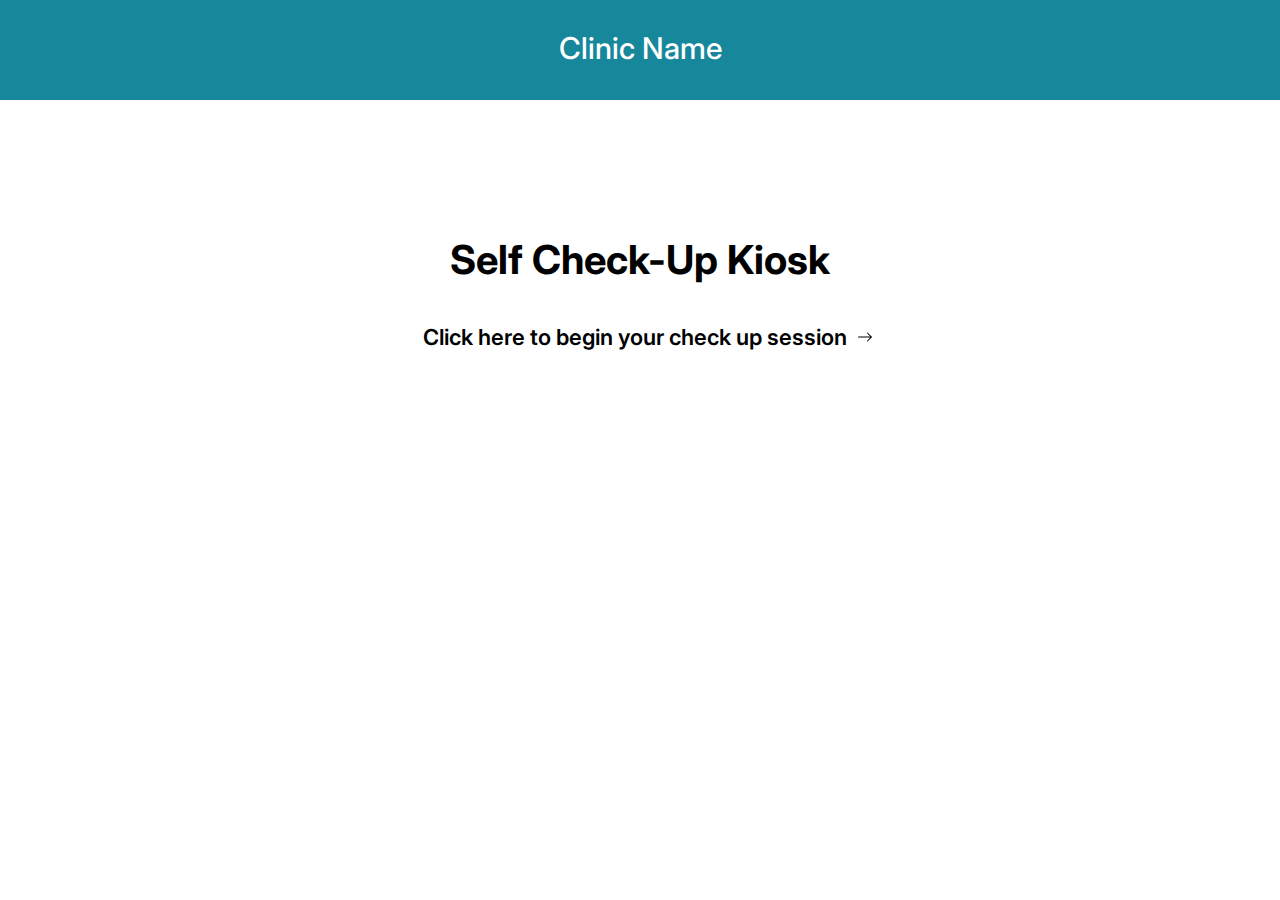
<file: index.html>
<!DOCTYPE html>
<html lang="en">
<head>
    <title>Self Check-Up Kiosk</title>
    <!-- Google Fonts -->
    <link href="https://fonts.googleapis.com/css2?family=Inter:wght@400;600;700&display=swap" rel="stylesheet">
    <link rel="stylesheet" href="style.css">
</head>
<body>
    <!-- the title of the website-->
    <div class="header-bar">
        <h2 class="title">Clinic Name</h2>
    </div>
    
    <div class="content">
        <h1>Self Check-Up Kiosk</h1>
        <div class="start">
            <button onclick="location.href='profile.html';">
                <h4>Click here to begin your check up session</h4>
                <svg xmlns="http://www.w3.org/2000/svg" width="16" height="16" fill="currentColor" class="bi bi-arrow-right">
                    <path fill-rule="evenodd" d="M1 8a.5.5 0 0 1 .5-.5h11.793l-3.147-3.146a.5.5 0 0 1 .708-.708l4 4a.5.5 0 0 1 0 .708l-4 4a.5.5 0 0 1-.708-.708L13.293 8.5H1.5A.5.5 0 0 1 1 8"/>
                </svg>
            </button>
        </div>
    </div>
    
</body>
</html>
</file>
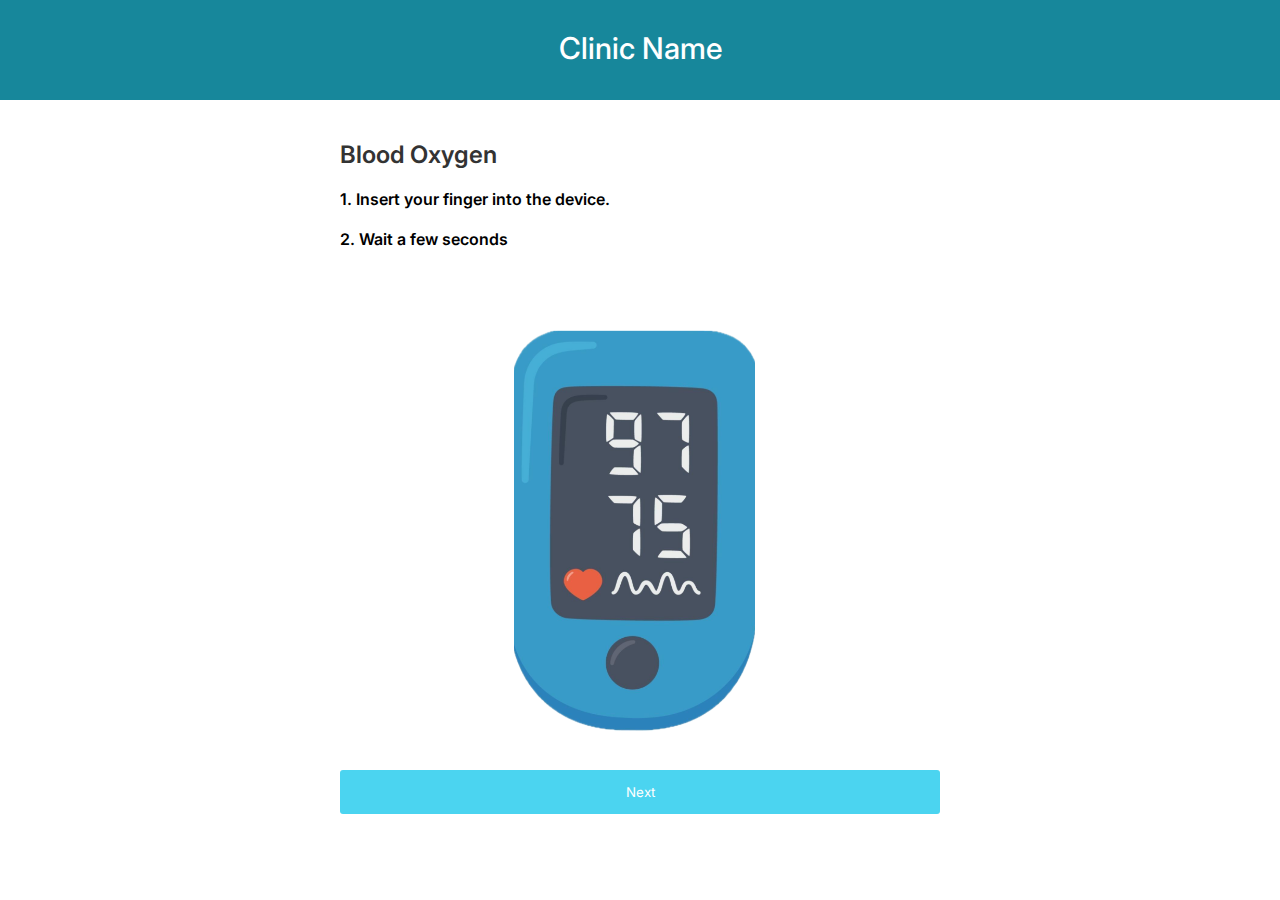
<file: blood-oxygen.html>
<!DOCTYPE html>
<html lang="en">
<head>
    <title>Blood Oxygen</title>
    <!-- Google Fonts -->
    <link href="https://fonts.googleapis.com/css2?family=Inter:wght@400;600;700&display=swap" rel="stylesheet">
    <link rel="stylesheet" href="style.css">
</head>
<body>
    <!-- the title of the website-->
    <div class="header-bar">
        <h2 class="title">Clinic Name</h2>
    </div>
    
    <div class="blood-oxygen">
        <h3>Blood Oxygen</h3>
        <!-- instruction 1 -->
        <div class="boxy-check-group">
            <div class="boxyinstruction-1">
                <p>1. Insert your finger into the device.</p>
            </div>
        </div>
        <!-- instruction 2 -->
        <div class="boxy-check-group">
            <div class="boxyinstruction-2">
                <p>2. Wait a few seconds</p>
            </div>
        </div>
        <!-- image -->
        <div class="boxy-check-group">
            <div class="boxyimage">
                <img src="Media/boxy.png" alt="Blood oxygen measurement">
            </div>
        </div> 

        <button onclick="location.href='body-temperature.html'" class="boxynext-button">
            Next
        </button>
    </div> 
</body>
</html>
</file>
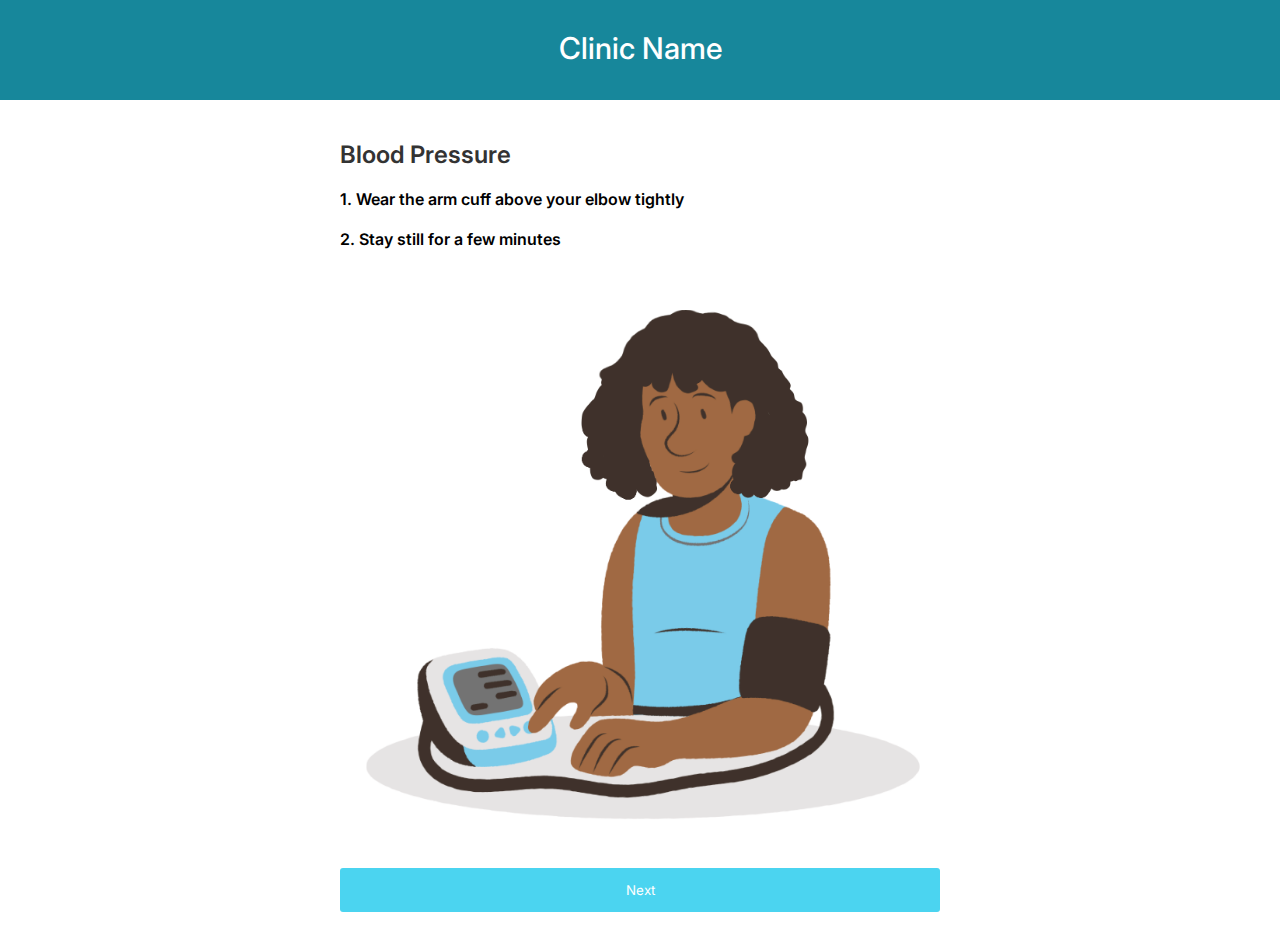
<file: blood-pressure.html>
<!DOCTYPE html>
<html lang="en">
<head>
    <title>Blood Pressure</title>
    <!-- Google Fonts -->
    <link href="https://fonts.googleapis.com/css2?family=Inter:wght@400;600;700&display=swap" rel="stylesheet">
    <link rel="stylesheet" href="style.css">
</head>
<body>
    <!-- the title of the website-->
    <div class="header-bar">
        <h2 class="title">Clinic Name</h2>
    </div>
    
    <div class="blood-pressure">
        <h3>Blood Pressure</h3>
        <!-- instruction 1 -->
        <div class="bp-check-group">
            <div class="instruction-1">
                <p>1. Wear the arm cuff above your elbow tightly</p>
            </div>
        </div>
        <!-- instruction 2 -->
        <div class="bp-check-group">
            <div class="instruction-2">
                <p>2. Stay still for a few minutes</p>
            </div>
        </div>
        <!-- image -->
        <div class="bp-check-group">
            <div class="image">
                <img src="Media/bp.png" alt="Blood pressure measurement">
            </div>
        </div> 

        <button onclick="location.href='blood-sugar.html'" class="next-button">
            Next
        </button>
    </div> 
</body>
</html>
</file>
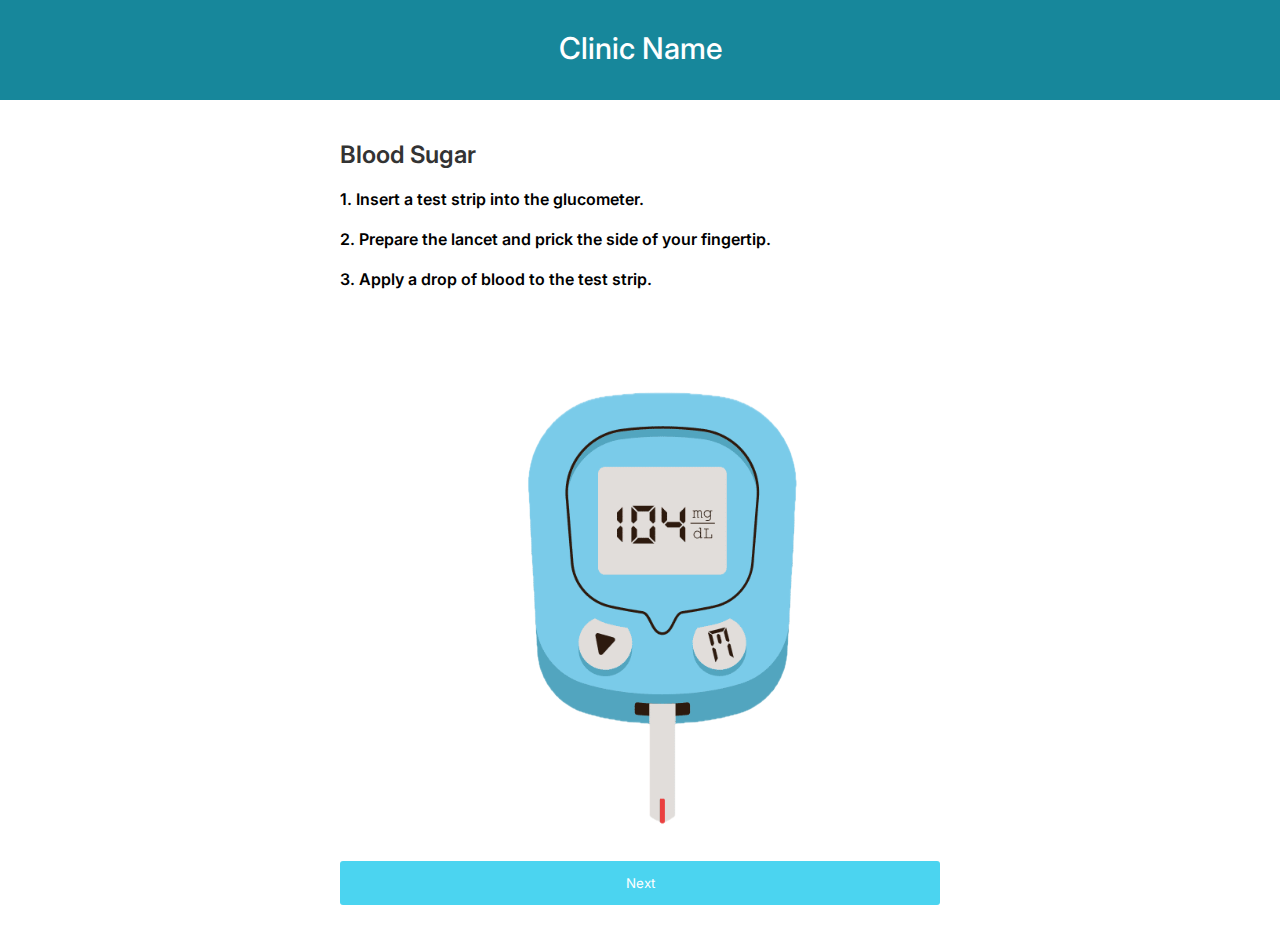
<file: blood-sugar.html>
<!DOCTYPE html>
<html lang="en">
<head>
    <title>Blood Sugar</title>
    <!-- Google Fonts -->
    <link href="https://fonts.googleapis.com/css2?family=Inter:wght@400;600;700&display=swap" rel="stylesheet">
    <link rel="stylesheet" href="style.css">
</head>
<body>
    <!-- the title of the website-->
    <div class="header-bar">
        <h2 class="title">Clinic Name</h2>
    </div>
    
    <div class="blood-sugar">
        <h3>Blood Sugar</h3>
        <!-- instruction 1 -->
        <div class="bsugar-check-group">
            <div class="bsinstruction-1">
                <p>1. Insert a test strip into the glucometer.</p>
            </div>
        </div>
        <!-- instruction 2 -->
        <div class="bsugar-check-group">
            <div class="bsinstruction-2">
                <p>2. Prepare the lancet and prick the side of your fingertip.</p>
            </div>
        </div>
        <!-- instruction 3 -->
        <div class="bsugar-check-group">
            <div class="bsinstruction-3">
                <p>3. Apply a drop of blood to the test strip.</p>
            </div>
        </div>
        <!-- image -->
        <div class="bsugar-check-group">
            <div class="bsimage">
                <img src="Media/bsugar.png" alt="Blood sugar measurement">
            </div>
        </div> 

        <button onclick="location.href='blood-oxygen.html'" class="bsnext-button">
            Next
        </button>
    </div> 
</body>
</html>
</file>
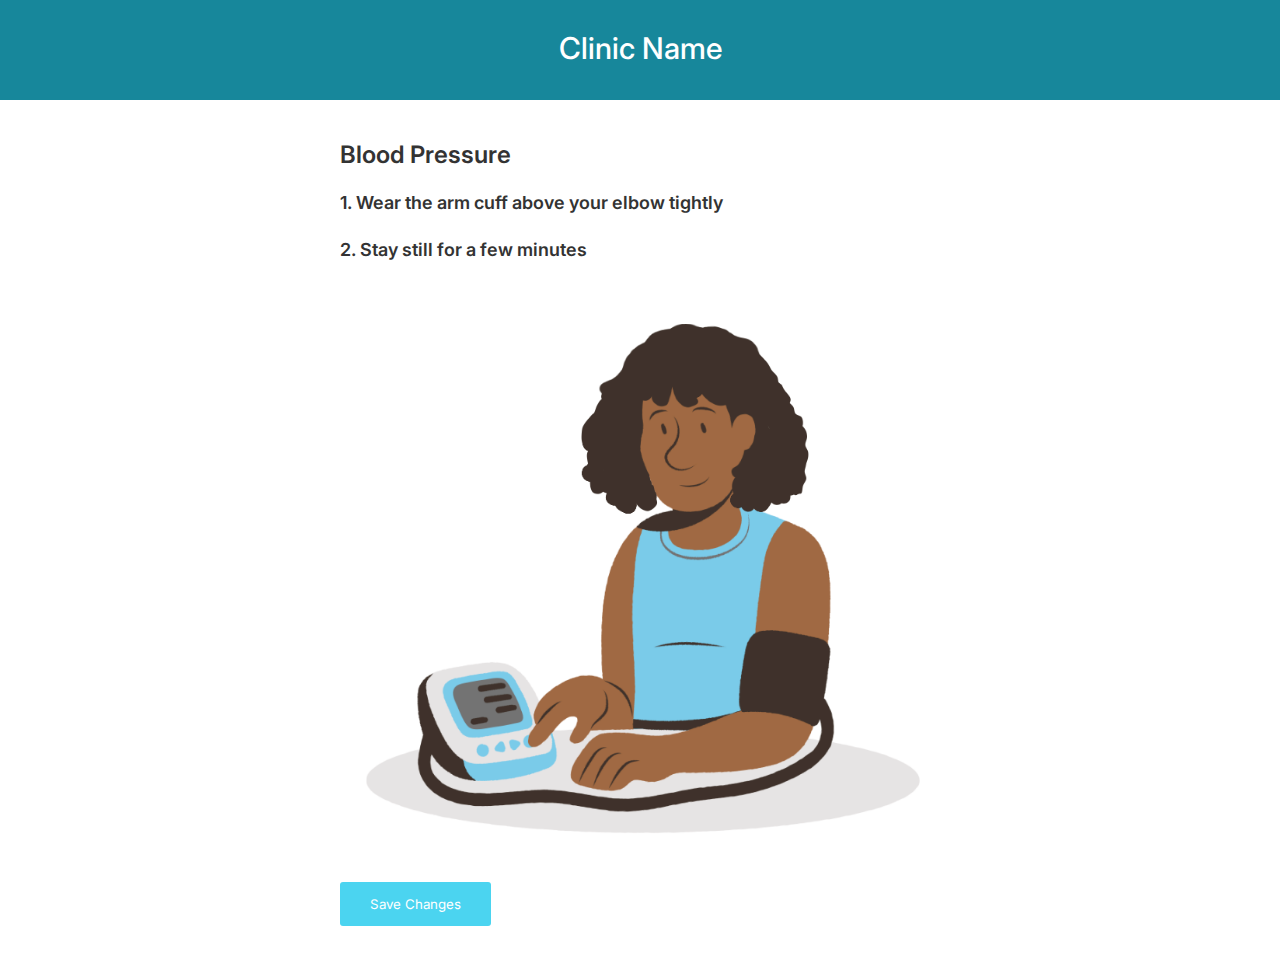
<file: blood_pressure.html>
<!DOCTYPE html>
<html lang="en">
<head>
    <title>Blood Pressure</title>
    <!-- Google Fonts -->
    <link href="https://fonts.googleapis.com/css2?family=Inter:wght@400;600;700&display=swap" rel="stylesheet">
    <link rel="stylesheet" href="style.css">
</head>
<body>
    <!-- the title of the website-->
    <div class="header-bar">
        <h2 class="title">Clinic Name</h2>
    </div>
    
    <div class="blood-pressure">
        <h3>Blood Pressure</h3>
        <!-- instruction 1 -->
        <div class="bp-check-group">
            <div class="instruction instruction-1">
                <p>1. Wear the arm cuff above your elbow tightly</p>
            </div>
        </div>
        <!-- instruction 2 -->
        <div class="bp-check-group">
            <div class="instruction instruction-2">
                <p>2. Stay still for a few minutes</p>
            </div>
        </div>
        <!-- image -->
        <div class="bp-check-group">
            <div class="image">
                <img src="Media/bp.png" alt="Blood pressure measurement">
            </div>
        </div> 

        <button class="save-button">
            Save Changes
        </button>
    </div> 
</body>
</html>
</file>
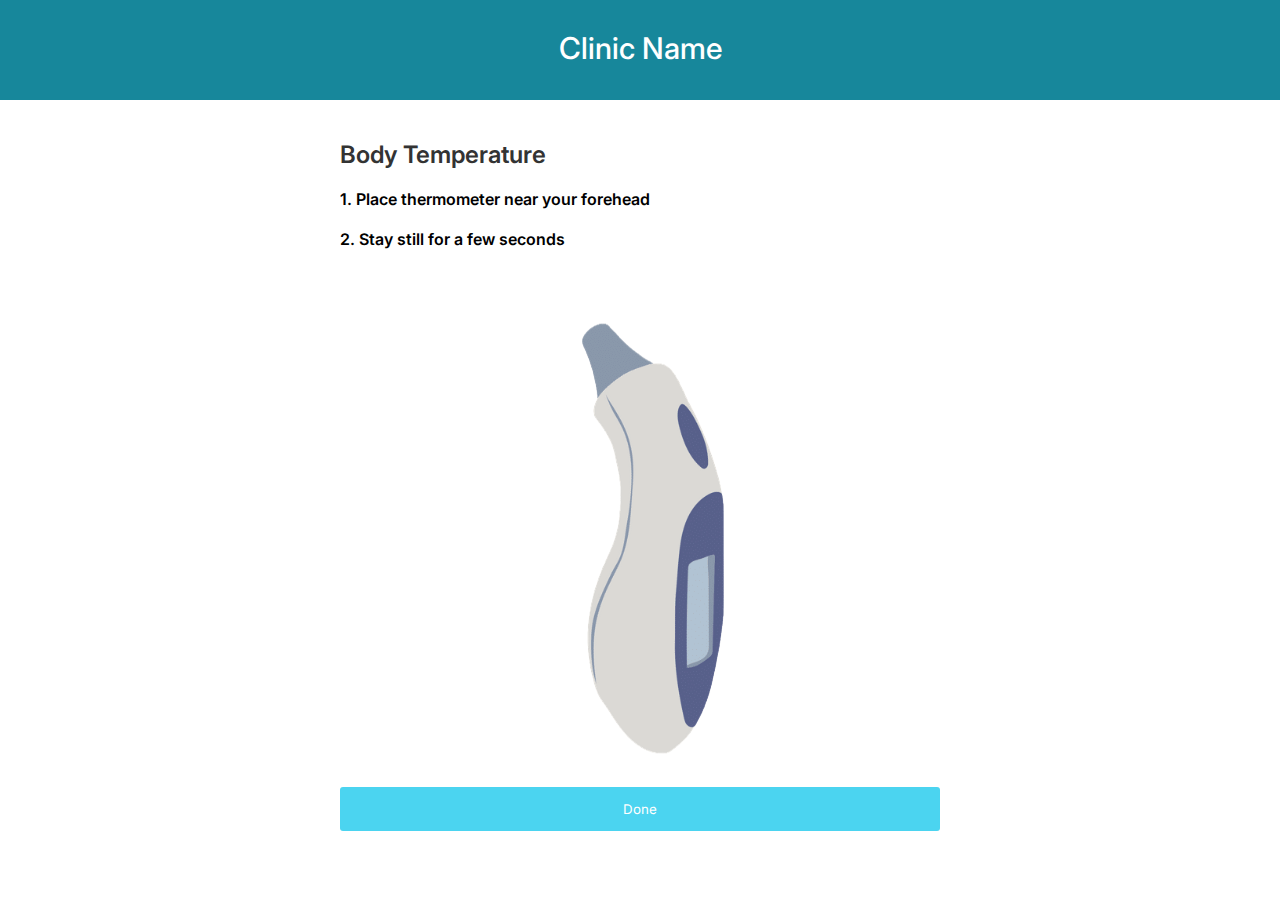
<file: body-temperature.html>
<!DOCTYPE html>
<html lang="en">
<head>
    <title>Blood Temperature</title>
    <!-- Google Fonts -->
    <link href="https://fonts.googleapis.com/css2?family=Inter:wght@400;600;700&display=swap" rel="stylesheet">
    <link rel="stylesheet" href="style.css">
</head>
<body>
    <!-- the title of the website-->
    <div class="header-bar">
        <h2 class="title">Clinic Name</h2>
    </div>
    
    <div class="blood-temp">
        <h3>Body Temperature</h3>
        <!-- instruction 1 -->
        <div class="btemp-check-group">
            <div class="btempinstruction-1">
                <p>1. Place thermometer near your forehead</p>
            </div>
        </div>
        <!-- instruction 2 -->
        <div class="btemp-check-group">
            <div class="btempinstruction-2">
                <p>2. Stay still for a few seconds</p>
            </div>
        </div>
        <!-- image -->
        <div class="btemp-check-group">
            <div class="btempimage">
                <img src="Media/btemp.png" alt="Blood pressure measurement">
            </div>
        </div> 

        <button onclick="location.href='complete.html'" class="btempnext-button">
            Done
        </button>
    </div> 
</body>
</html>
</file>
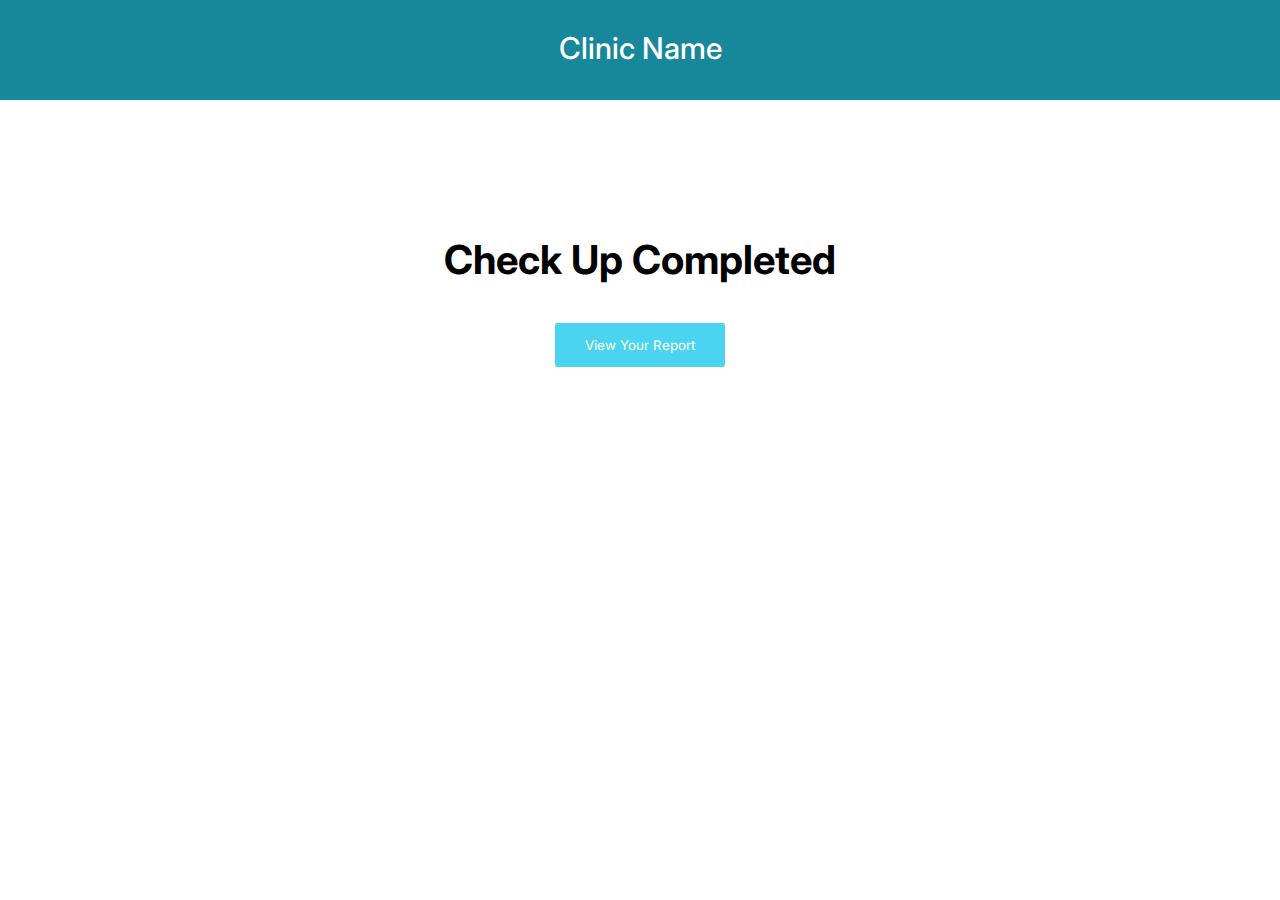
<file: complete.html>
<!DOCTYPE html>
<html lang="en">
<head>
    <title>Self Check-Up Kiosk</title>
    <!-- Google Fonts -->
    <link href="https://fonts.googleapis.com/css2?family=Inter:wght@400;600;700&display=swap" rel="stylesheet">
    <link rel="stylesheet" href="style.css">
</head>
<body>
    <!-- the title of the website-->
    <div class="header-bar">
        <h2 class="title">Clinic Name</h2>
    </div>
    
    <div class="content">
        <h1>Check Up Completed</h1>
            <button onclick="location.href='report.html'" class="view-button" >
                View Your Report
            </button>
    </div>
    
</body>
</html>
</file>
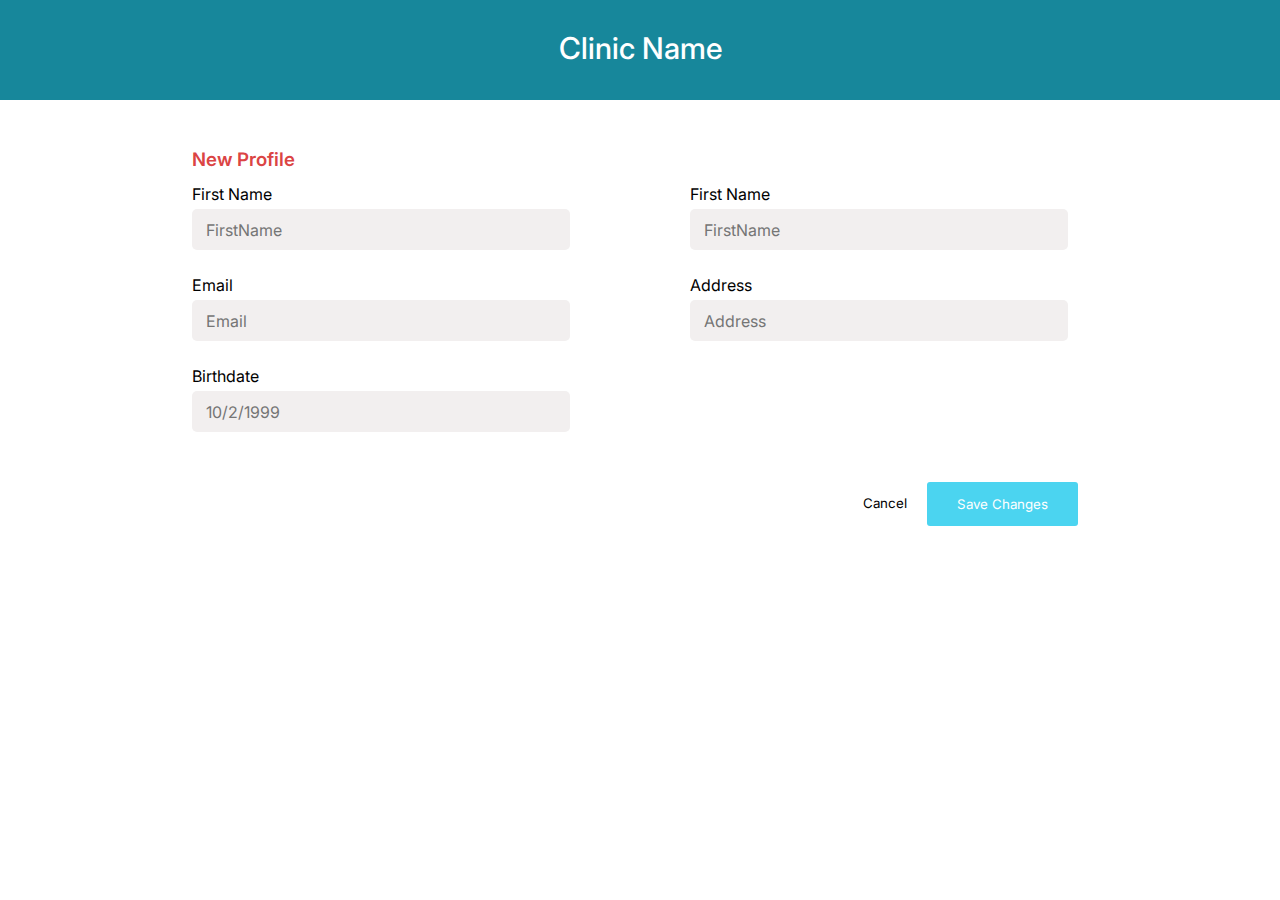
<file: new-profile.html>
<!DOCTYPE html>
<html lang="en">
<head>
    <title>Self Check-Up Kiosk</title>
    <!-- Google Fonts -->
    <link href="https://fonts.googleapis.com/css2?family=Inter:wght@400;600;700&display=swap" rel="stylesheet">
    <link rel="stylesheet" href="style.css">
</head>
<body>
    <!-- the title of the website-->
    <div class="header-bar">
        <h2 class="title">Clinic Name</h2>
    </div>
    <div class="profile">
        <h3>New Profile</h3>
        <!-- name -->
        <div class="profile-bar-group">
            <div class="profile-bar">
                <p>First Name</p>
                <input type="text" id="searchInput" placeholder="FirstName" />
            </div>
            <div class="profile-bar">
                <p>First Name</p>
                <input type="text" id="searchInput" placeholder="FirstName" />
            </div>
        </div>

        <!-- email, address-->
        <div class="profile-bar-group">
            <div class="profile-bar">
                <p>Email</p>
                <input type="text" id="searchInput" placeholder="Email" />
            </div>
            <div class="profile-bar">
                <p>Address</p>
                <input type="text" id="searchInput" placeholder="Address" />
            </div>
        </div>
        
        <!-- birthdate-->
        <div class="profile-bar-group">
            <div class="profile-bar">
                <p>Birthdate</p>
                <input type="text" id="searchInput" placeholder="10/2/1999" />
            </div>
        </div>

        
        <button onclick="location.href='blood-pressure.html'" class="save-button" >
            Save Changes
        </button>
        <button class="cancel-button">
            Cancel
        </button>
    </div>
</body>
</html>
</file>
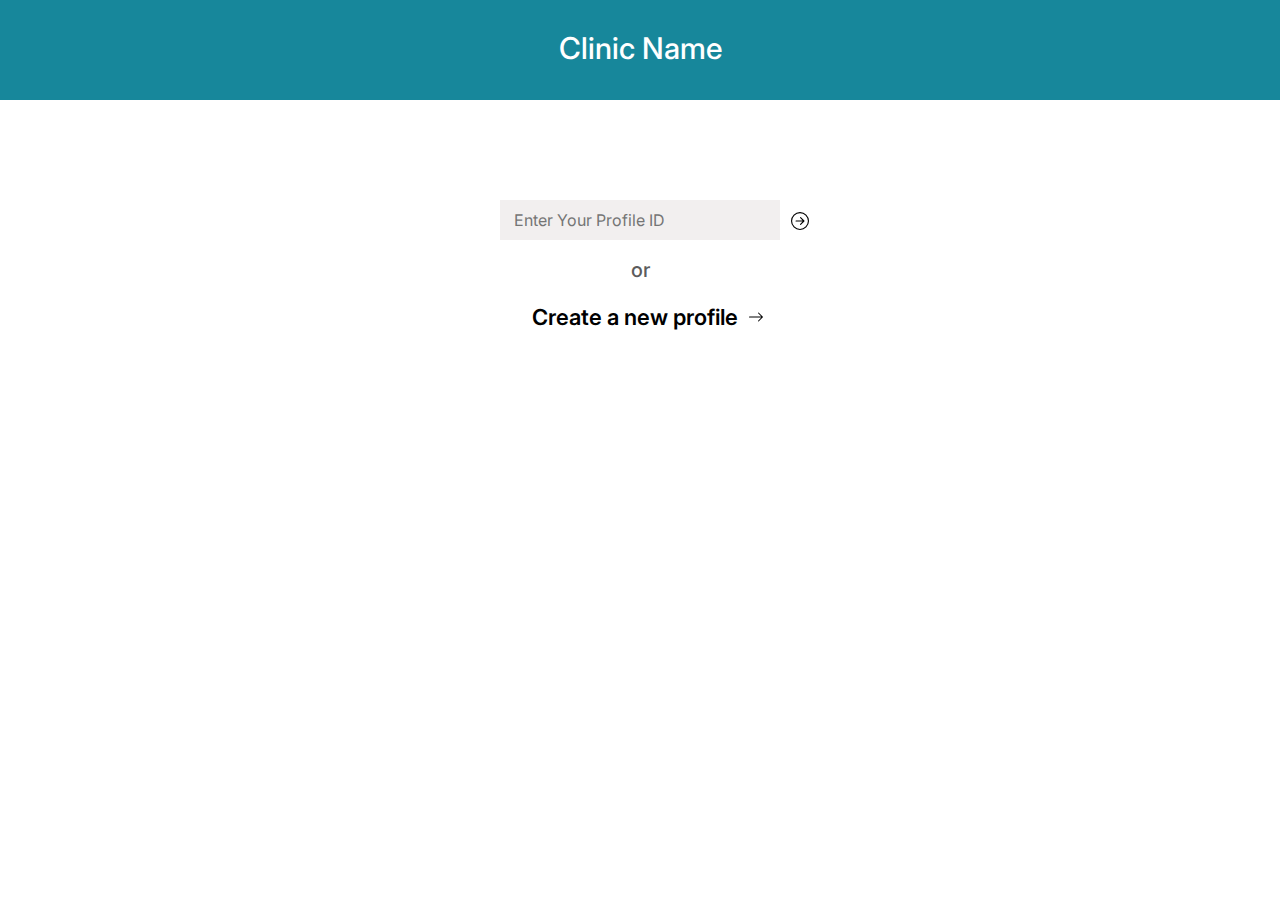
<file: profile.html>
<!DOCTYPE html>
<html lang="en">
<head>
    <title>Self Check-Up Kiosk</title>
    <!-- Google Fonts -->
    <link href="https://fonts.googleapis.com/css2?family=Inter:wght@400;600;700&display=swap" rel="stylesheet">
    <link rel="stylesheet" href="style.css">
</head>
<body>
    <!-- the title of the website-->
    <div class="header-bar">
        <h2 class="title">Clinic Name</h2>
    </div>
    <div class="content">
        <div class="search-bar">
            <input type="text" id="searchInput" placeholder="Enter Your Profile ID" />
                <button>
                    <svg xmlns="http://www.w3.org/2000/svg" width="18" height="18" fill="currentColor" class="bi bi-arrow-right-circle" viewBox="0 0 16 16">
                        <path fill-rule="evenodd" d="M1 8a7 7 0 1 0 14 0A7 7 0 0 0 1 8m15 0A8 8 0 1 1 0 8a8 8 0 0 1 16 0M4.5 7.5a.5.5 0 0 0 0 1h5.793l-2.147 2.146a.5.5 0 0 0 .708.708l3-3a.5.5 0 0 0 0-.708l-3-3a.5.5 0 1 0-.708.708L10.293 7.5z"/>
                    </svg>
                </button>
        </div>
        <h5>or</h5>
        <div class="start">
            <button onclick="location.href='new-profile.html';">
                <h4>Create a new profile</h4>
                <svg xmlns="http://www.w3.org/2000/svg" width="16" height="16" fill="currentColor" class="bi bi-arrow-right">
                    <path fill-rule="evenodd" d="M1 8a.5.5 0 0 1 .5-.5h11.793l-3.147-3.146a.5.5 0 0 1 .708-.708l4 4a.5.5 0 0 1 0 .708l-4 4a.5.5 0 0 1-.708-.708L13.293 8.5H1.5A.5.5 0 0 1 1 8"/>
                </svg>
            </button>
        </div>
    </div>
</body>
</html>
</file>
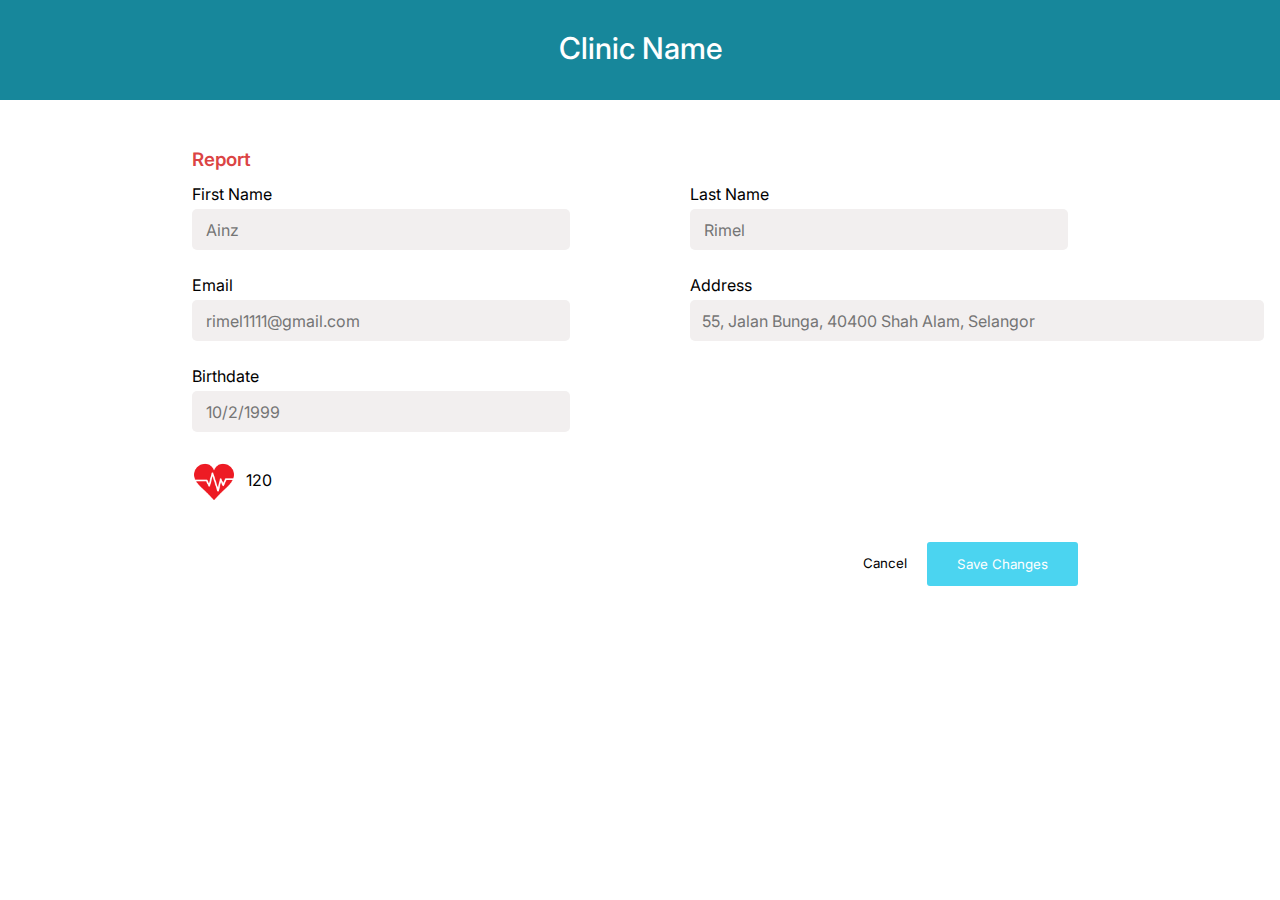
<file: report.html>
<!DOCTYPE html>
<html lang="en">
<head>
    <title>Self Check-Up Kiosk</title>
    <!-- Google Fonts -->
    <link href="https://fonts.googleapis.com/css2?family=Inter:wght@400;600;700&display=swap" rel="stylesheet">
    <link rel="stylesheet" href="style.css">
</head>
<body>
    <!-- the title of the website-->
    <div class="header-bar">
        <h2 class="title">Clinic Name</h2>
    </div>
    <div class="profile">
        <h3>Report</h3>
        <!-- name -->
        <div class="profile-bar-group">
            <div class="profile-bar">
                <p>First Name</p>
                <input type="text" id="searchInput" placeholder="Ainz" />
            </div>
            <div class="profile-bar">
                <p>Last Name</p>
                <input type="text" id="searchInput" placeholder="Rimel" />
            </div>
        </div>

        <!-- email, address-->
        <div class="profile-bar-group">
            <div class="profile-bar">
                <p>Email</p>
                <input type="text" id="searchInput" placeholder="rimel1111@gmail.com" />
            </div>
            <div class="address-bar">
                <p>Address</p>
                <input type="text" id="searchInput" placeholder="55, Jalan Bunga, 40400 Shah Alam, Selangor" />
            </div>
        </div>
        
        <!-- birthdate-->
        <div class="profile-bar-group">
            <div class="profile-bar">
                <p>Birthdate</p>
                <input type="text" id="searchInput" placeholder="10/2/1999" />
            </div>
        </div>

        <!-- heartrate-->
        <div class="icon">
            <img src="Media/heartRate.png" alt="">
            <p>120</p>
        </div>
        
        <button onclick="location.href='blood-pressure.html'" class="save-button" >
            Save Changes
        </button>
        <button class="cancel-button">
            Cancel
        </button>
    </div>
</body>
</html>
</file>
<file: style.css>
* {
    margin: 0;
    padding: 0;    
    font-family: 'Inter', sans-serif;
}

h1 {
    font-weight: 700;
    font-size: 40px;
}

h2 {
    font-weight: 500;
    font-size: 30px;
    color: white;
}

h4 {
    font-weight: 600;
    font-size: 22px;
}

h5 {
    font-weight: 500;
    font-size: 20px;
    color: #5c5c5c;
}

button {
    background: none;
    border: none;
    cursor: pointer;
    padding: 4px 0px 0px 15px;
}

.header-bar {
    width: 100%;
    background-color: #17879B;
    height: 70px;
    padding-top: 30px;
    text-align: center;
}

.search-bar {
    width: 280px;
    height: 40px;
    margin: auto;
    display: flex;
    border: none;
    text-align: center;
    align-items: center;
    justify-content: space-evenly;
    background-color: #f2efef !important;
}

.search-bar input {
    border: none;
    outline: none;
    padding: 8px 14px;
    font-size: 16px;
    background-color: #f2efef;
    text-align: left;
}

.search-bar input:focus {
    text-align: left; 
}

.search-bar button {
    background: none;
    border: none;
    cursor: pointer;
    padding-right: 10px;
}

.content {
    width: 100%;
    text-align: center;
    padding: 100px 0;
    line-height: 3;
}

.start button {
    margin: auto;
    display: flex;
    width: 80%;
    cursor: pointer;
    text-align: center;
    justify-content: center;
    align-items: center;
}

.start h4 {
    padding-right: 10px;
}

.profile {
    width: 70%;
    text-align: left;
    margin: auto;
    padding: 40px;
}

.profile h3 {
    color: #DB4444;
    font-weight: 600;
    padding: 8px 0px;
}

.profile button {
    margin: 30px 10px;
    float: right;
}

.save-button {
    background-color: #4BD4F0;
    color: white;
    border-radius: 3px;
    padding: 14px 30px;
    text-align: center;
}

.cancel-button {
    padding-top: 13px;
}

.profile-bar p {
    font-weight: 400;
    padding: 5px 0px;
}

.profile-bar input {
    width: 350px;
    height: 25px;
    margin-right: 120px;
    border: none;
    align-items: center;
    justify-content: space-evenly;
    background-color: #f2efef !important;
    border: none;
    outline: none;
    padding: 8px 14px;
    font-size: 16px;
    text-align: left;
    border-radius: 5px;
}

.address-bar p {
    font-weight: 400;
    padding: 5px 0px;
}

.address-bar input {
    padding: 5px 0px;
    width: 550px;
    height: 25px;
    /* margin-right: 100px; */
    border: none;
    align-items: center;
    justify-content: space-evenly;
    background-color: #f2efef !important;
    border: none;
    outline: none;
    padding: 8px 12px;
    font-size: 16px;
    text-align: left;
    border-radius: 5px;
}

.profile-bar-group {
    display: flex;
    margin-bottom: 20px;
}

.view-button {
    background-color: #4BD4F0;
    color: white;
    border-radius: 3px;
    padding: 14px 30px;
    text-align: center;
    width: auto;
}

.blood-pressure {
    background-color: white;
    border-radius: 8px;
    padding: 20px;
    max-width: 600px;
    width: 100%;
    text-align: left;
    margin: 20px auto;
}

.blood-pressure h3 {
    font-size: 24px;
    font-weight: 600;
    margin-bottom: 20px;
    color: #333;
}

.bp-check-group {
    margin-bottom: 20px;
}

.instruction p {
    font-size: 18px;
    line-height: 1.5;
    color: #333;
}

.instruction-1 p {
    font-weight: 600;
}

.instruction-2 p {
    font-weight: 600;
}

.image img {
    max-width: 100%;
    height: auto;
    border-radius: 8px;
    margin-top: 20px;
    height: 20%;
}

.next-button {
    background-color: #4BD4F0;
    color: white;
    border-radius: 3px;
    padding: 14px 30px;
    text-align: center;
    width: 100%;
}
.blood-sugar {
    background-color: white;
    border-radius: 8px;
    padding: 20px;
    max-width: 600px;
    width: 100%;
    text-align: left;
    margin: 20px auto;
}

.blood-sugar h3 {
    font-size: 24px;
    font-weight: 600;
    margin-bottom: 20px;
    color: #333;
}

.bsugar-check-group {
    margin-bottom: 20px;
}

.bsinstruction p {
    font-size: 18px;
    line-height: 1.5;
    color: #333;
}

.bsinstruction-1 p {
    font-weight: 600;
}

.bsinstruction-2 p {
    font-weight: 600;
}

.bsinstruction-3 p {
    font-weight: 600;
}

.bsimage img {
    max-width: 100%;
    height: auto;
    border-radius: 8px;
    margin-top: 20px;
    padding-left: 130px;
}

.bsnext-button {
    background-color: #4BD4F0;
    color: white;
    border-radius: 3px;
    padding: 14px 30px;
    text-align: center;
    width: 100%;
}
.blood-oxygen {
    background-color: white;
    border-radius: 8px;
    padding: 20px;
    max-width: 600px;
    width: 100%;
    text-align: left;
    margin: 20px auto;
}

.blood-oxygen h3 {
    font-size: 24px;
    font-weight: 600;
    margin-bottom: 20px;
    color: #333;
}

.boxy-check-group {
    margin-bottom: 20px;
}

.boxyinstruction p {
    font-size: 18px;
    line-height: 1.5;
    color: #333;
}

.boxyinstruction-1 p {
    font-weight: 600;
}

.boxyinstruction-2 p {
    font-weight: 600;
}

.boxyimage img {
    max-width: 60%;
    height: auto;
    border-radius: 8px;
    margin-top: 20px;
    padding-left: 120px;
}

.boxynext-button {
    background-color: #4BD4F0;
    color: white;
    border-radius: 3px;
    padding: 14px 30px;
    text-align: center;
    width: 100%;
}
.blood-temp {
    background-color: white;
    border-radius: 8px;
    padding: 20px;
    max-width: 600px;
    width: 100%;
    text-align: left;
    margin: 20px auto;
}

.blood-temp h3 {
    font-size: 24px;
    font-weight: 600;
    margin-bottom: 20px;
    color: #333;
}

.btemp-check-group {
    margin-bottom: 20px;
}

.btempinstruction p {
    font-size: 18px;
    line-height: 1.5;
    color: #333;
}

.btempinstruction-1 p {
    font-weight: 600;
}

.btempinstruction-2 p {
    font-weight: 600;
}

.btempimage img {
    max-width: 100%;
    height: auto;
    border-radius: 8px;
    margin-top: 20px;
    padding-left: 180px;
}

.btempnext-button {
    background-color: #4BD4F0;
    color: white;
    border-radius: 3px;
    padding: 14px 30px;
    text-align: center;
    width: 100%;
}

.icon {
    display: flex;
}
.icon p {
    margin: 18px 10px;
} 
.icon img {
    padding: 10px 2px;
    width: 40px;
    height: 40px;
}
</file>
